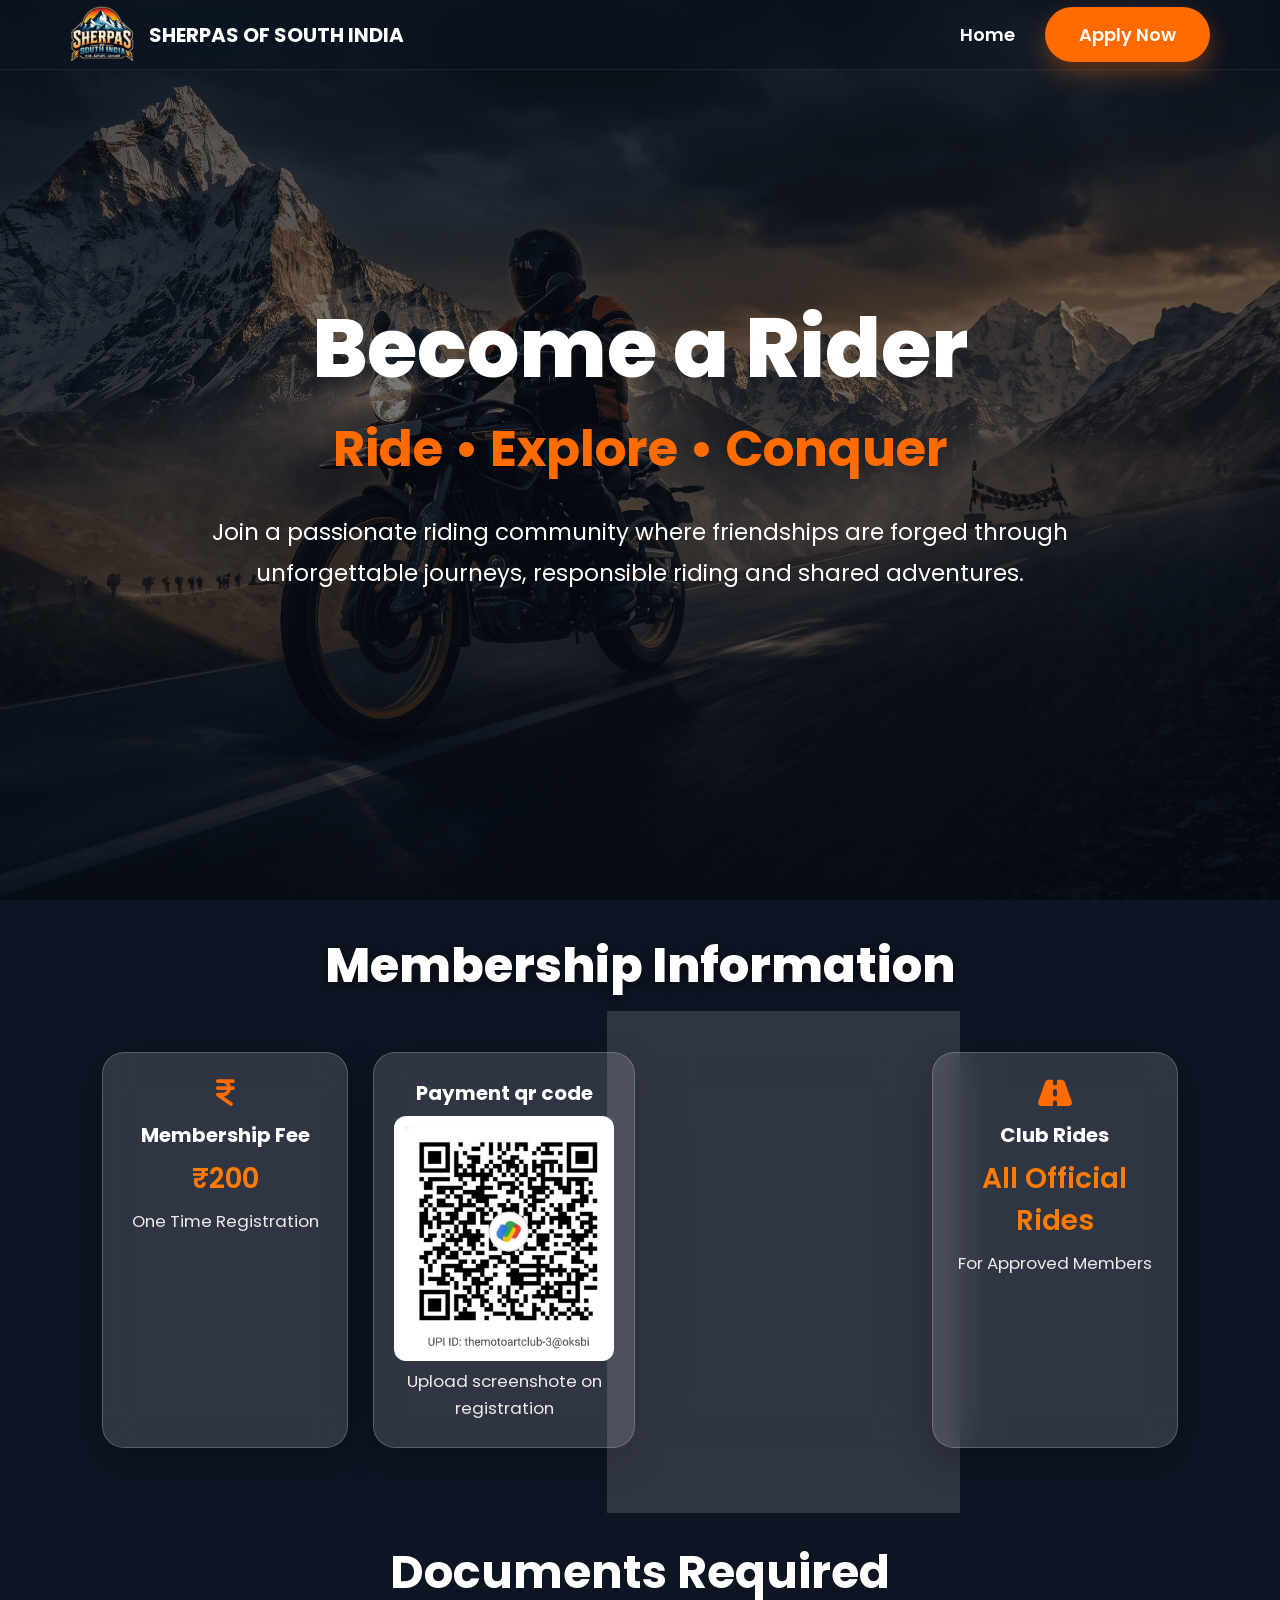
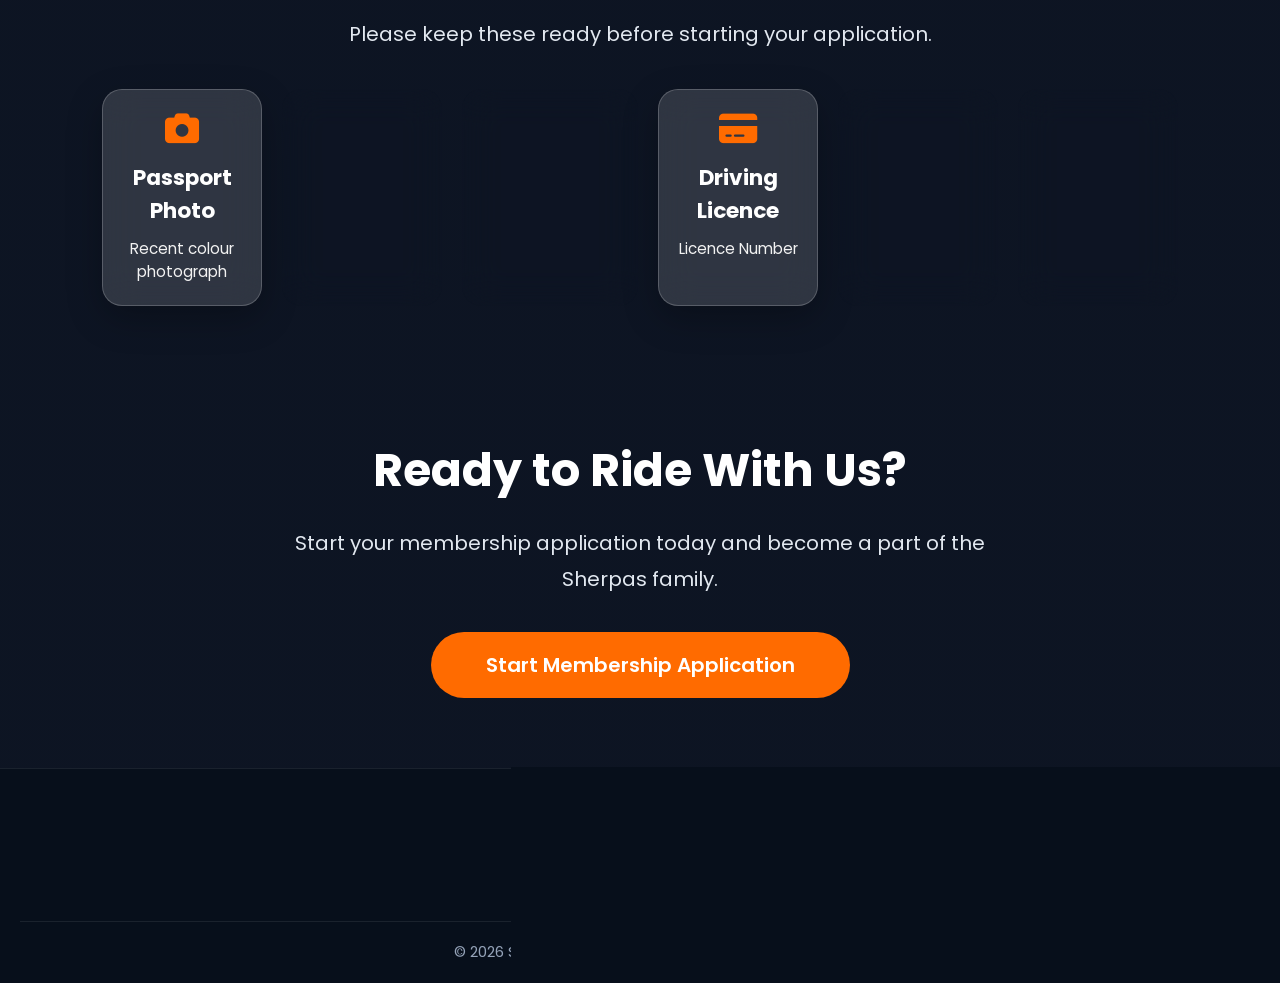
<file: membership.html>
<!DOCTYPE html>
<html lang="en">

<head>

<meta charset="UTF-8">

<meta name="viewport"
content="width=device-width, initial-scale=1.0">

<title>Join Sherpas of South India | Motorcycle Riding Club Kerala | Sherpas 450 Exclusive</title>
<meta name="description" content="Join Sherpas of South India, a motorcycle riding club and riding community based in Kerala. Become a member and take part in group rides, motorcycle tours, adventure journeys and community activities across South India.">

<link rel="canonical" href="https://sherpasofsouthindia.com/membership.html">

<meta name="robots" content="index, follow">

<meta property="og:title" content="Join Sherpas of South India | Motorcycle Riding Club Kerala | Sherpas 450 Exclusive">
<meta property="og:description" content="Join our motorcycle riding community in Kerala and take part in group rides, tours, adventure journeys and community activities across South India.">
<meta property="og:url" content="https://sherpasofsouthindia.com/membership.html">
<meta property="og:type" content="website">

<link rel="stylesheet"
href="css/navbar.css">

<link rel="stylesheet"
href="css/membership.css">

<link rel="stylesheet"
href="https://cdnjs.cloudflare.com/ajax/libs/font-awesome/6.7.2/css/all.min.css">

</head>

<body>

<!-- ===========================
NAVBAR
=========================== -->

<header class="navbar">

    <div class="logo">

        <img src="assets/logo.png">

        <span>SHERPAS OF SOUTH INDIA</span>

    </div>

    <nav>

        <a href="index.html">Home</a>

        <a href="application.html" class="join-btn">

            Apply Now

        </a>

    </nav>

</header>


<!-- ===========================
HERO
=========================== -->

<section class="hero">

    <div class="hero-overlay">

        <h1>

            Become a Rider

        </h1>

        <h2>

            Ride • Explore • Conquer

        </h2>

        <p>

            Join a passionate riding community where
            friendships are forged through unforgettable
            journeys, responsible riding and shared adventures.

        </p>

        <!--<a
        href="application.html"
        class="hero-btn">

            Apply for Membership

        </a>
    -->

    </div>

</section>

<div class="content-background"></div>


    <!-- ===========================
    MEMBERSHIP INFO
    =========================== -->

    <section class="membership-info">

    <h2>

    Membership Information

    </h2>

    <div class="info-grid">

    <div class="info-box">

    <i class="fa-solid fa-indian-rupee-sign"></i>

    <h3>Membership Fee</h3>

    <p>

    ₹200

    </p>

    <span>

    One Time Registration

    </span>

    </div>

    <div class="info-box">

    <h3>Payment qr code</h3>

        <img
            src="assets/payment-qr1.png"
            class="payment-qr"
                alt="QR Code">
        
    <span>

    Upload screenshote on registration

    </span>

    </div>

    <div class="info-box">

    <i class="fa-solid fa-clock"></i>

    <h3>Approval</h3>

    <p>

    3–7 Days

    </p>

    <span>

    Committee Review

    </span>

    </div>

    <div class="info-box">

    <i class="fa-solid fa-road"></i>

    <h3>Club Rides</h3>

    <p>

    All Official Rides

    </p>

    <span>

    For Approved Members

    </span>

    </div>

    </div>

    </section>

    <!-- =====================================
    DOCUMENTS REQUIRED
    ====================================== -->

    <section class="documents">

        <div class="section-title">

            <h2>Documents Required</h2>

            <p>

                Please keep these ready before starting your application.

            </p>

        </div>

        <div class="documents-grid">

            <div class="document-card">

                <i class="fa-solid fa-camera"></i>

                <h3>Passport Photo</h3>

                <p>Recent colour photograph</p>

            </div>

            <div class="document-card">

                <i class="fa-solid fa-id-card"></i>

                <h3>Aadhaar Number</h3>

                <p>12 Digit Aadhaar Number</p>

            </div>

            <div class="document-card">

                <i class="fa-solid fa-car"></i>

                <h3>Vehicle Registration</h3>

                <p>RC Details</p>

            </div>

            <div class="document-card">

                <i class="fa-solid fa-credit-card"></i>

                <h3>Driving Licence</h3>

                <p>Licence Number</p>

            </div>

            <div class="document-card">

                <i class="fa-solid fa-signature"></i>

                <h3>Digital Signature</h3>

                <p>Sign using mouse or touch</p>

            </div>

            <div class="document-card">

                <i class="fa-solid fa-credit-card"></i>

                <h3>Payment Proof</h3>

                <p>Screenshot after payment</p>

            </div>

        </div>

    </section>


    <!-- =====================================
    READY TO JOIN
    ====================================== -->

    <section class="apply-section">

        <h2>

            Ready to Ride With Us?

        </h2>

        <p>

            Start your membership application today and become a part of the Sherpas family.

        </p>

        <a
        href="application.html"
        class="apply-btn">

            Start Membership Application

        </a>

    </section>

</div>


<!-- ==========================================
FOOTER
========================================== -->

<footer class="footer">

    <div class="footer-container">

                <div class="footer-col">

            <h3>Follow Us</h3>

            <div class="social-icons">

                <a href="https://www.facebook.com/profile.php?id=61593105652124"
                    onclick="window.open(this.href, '_blank'); return false;"
                    class="footer-btn">
                        <i class="fab fa-facebook-f"></i>
                </a>

                <a href="https://www.instagram.com/sherpasofsouth?igsh=MW8yOW5oN20zNGh5Ng=="
                    target="_blank"
                    class="footer-btn">

                        <i class="fa-brands fa-instagram"></i>
                </a>

                <a href="https://wa.me/919447553277"
                    target="_blank"
                    rel="noopener noreferrer"
                    class="footer-btn">
                        <i class="fab fa-whatsapp"></i>
                </a>

            </div>

        </div>

    </div>

    <div class="copyright">

        © 2026 Sherpas of South India.
        All Rights Reserved.

    </div>

</footer>

</body>

</html>
</file>
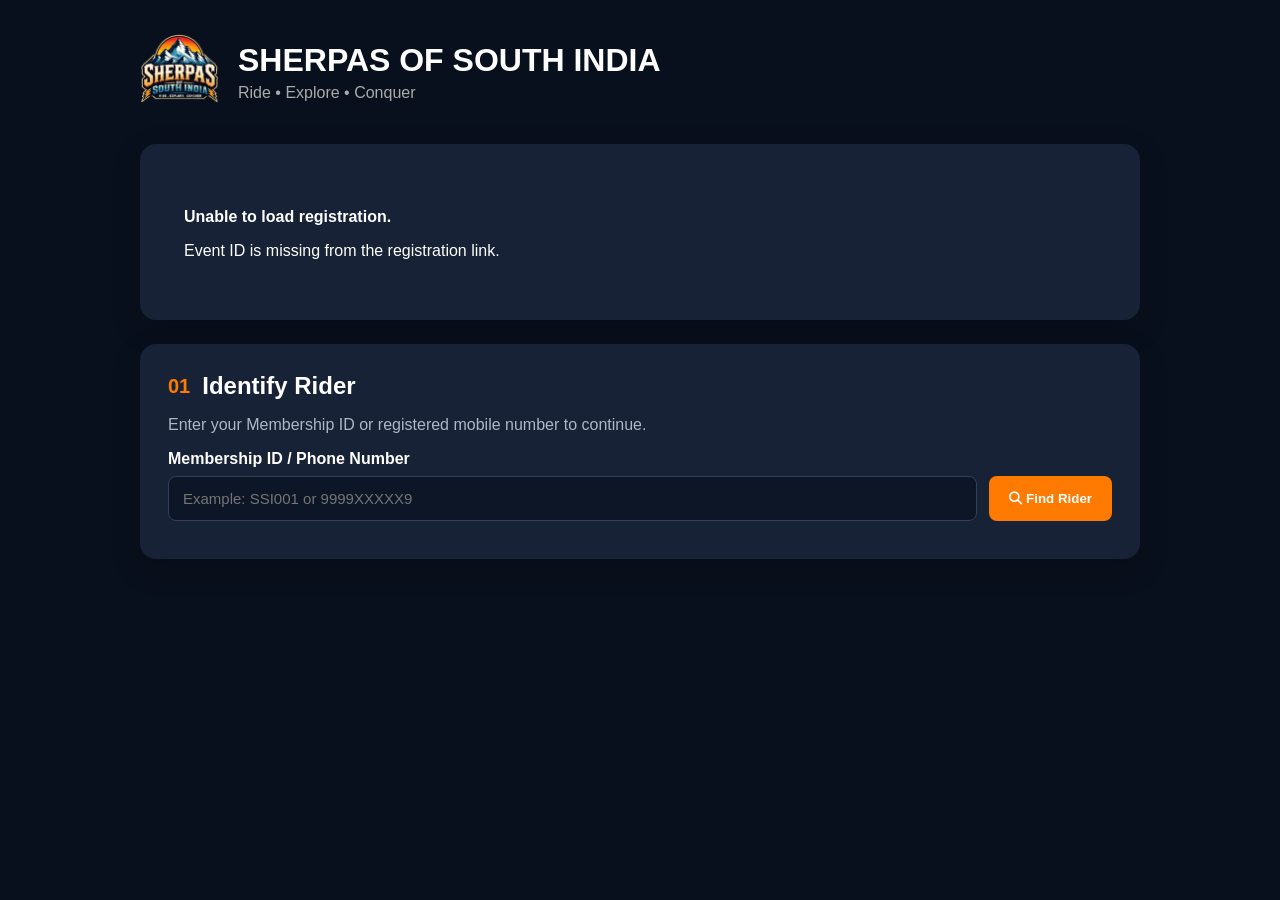
<file: registration.html>
<!DOCTYPE html>
<html lang="en">

<head>

    <meta charset="UTF-8">
    <meta
        name="viewport"
        content="width=device-width, initial-scale=1.0"
    >

    <title>Member Registration | Sherpas of South India</title>

    <meta name="description" content="Complete member registration for Sherpas of South India, a motorcycle riding club and riding community based in Kerala.">

    <link rel="canonical" href="https://sherpasofsouthindia.com/registration.html">

    <meta name="robots" content="noindex, follow">
    
    <link
        rel="stylesheet"
        href="css/registration.css"
    >

    <link
        rel="stylesheet"
        href="https://cdnjs.cloudflare.com/ajax/libs/font-awesome/6.7.2/css/all.min.css"
    >

</head>

<body>

<div class="registration-page">

    <!-- =========================================
         HEADER
    ========================================== -->

    <header class="registration-header">

        <a href="index.html" class="logo-link">
            <img
                src="assets/logo.png"
                class="logo"
                alt="Sherpas of South India"
            >
        </a>

        <div>

            <h1>SHERPAS OF SOUTH INDIA</h1>

            <p>
                Ride • Explore • Conquer
            </p>

        </div>

    </header>


    <!-- =========================================
         EVENT INFORMATION
    ========================================== -->

    <section
        id="eventCard"
        class="event-card"
    >

        <div class="loading-state">

            <i class="fa-solid fa-spinner fa-spin"></i>

            Loading event...

        </div>

    </section>


    <!-- =========================================
         REGISTRATION STATUS
    ========================================== -->

    <section
        id="registrationStatus"
        class="message-box hidden"
    ></section>


    <!-- =========================================
         MEMBER SEARCH
    ========================================== -->

    <section
        id="memberSearchSection"
        class="registration-card"
    >

        <div class="section-heading">

            <span>01</span>

            <h2>
                Identify Rider
            </h2>

        </div>


        <p class="section-note">

            Enter your Membership ID or registered
            mobile number to continue.

        </p>


        <div class="search-group">

            <label for="memberIdentifier">

                Membership ID / Phone Number

            </label>

            <div class="search-row">

                <input
                    type="text"
                    id="memberIdentifier"
                    placeholder="Example: SSI001 or 9999XXXXX9"
                    autocomplete="off"
                >

                <button
                    type="button"
                    id="findMemberBtn"
                >

                    <i class="fa-solid fa-magnifying-glass"></i>

                    Find Rider

                </button>

            </div>

        </div>


        <div
            id="memberSearchMessage"
            class="form-message"
        ></div>

    </section>


    <!-- =========================================
         MEMBER DETAILS
    ========================================== -->

    <section
        id="memberDetailsSection"
        class="registration-card hidden"
    >

        <div class="section-heading">

            <span>02</span>

            <h2>
                Member Details
            </h2>

        </div>


        <div
            id="memberDetails"
            class="member-details"
        ></div>


        <div class="confirmation-box">

            <i class="fa-solid fa-circle-check"></i>

            <div>

                <strong>
                    Please verify your details
                </strong>

                <p>
                    Membership information is maintained
                    by the club admins.If any changes required pls contact admin.
                </p>

            </div>

        </div>


        <button
            type="button"
            id="continueRegistrationBtn"
            class="primary-btn"
        >

            Continue Registration

            <i class="fa-solid fa-arrow-right"></i>

        </button>

    </section>


    <!-- =========================================
         REGISTRATION FORM
    ========================================== -->

    <section
        id="registrationFormSection"
        class="registration-card hidden"
    >

        <div class="section-heading">

            <span>03</span>

            <h2>
                Ride / Event Registration
            </h2>

        </div>


        <div
            id="previousRegistrationMessage"
            class="info-box hidden"
        ></div>


        <form
            id="registrationForm"
        >

            <!-- Ride-specific fields will be added here -->

            <div id="rideFields"></div>


           
            <button
                type="submit"
                id="submitRegistrationBtn"
                class="submit-btn"
            >

                <i class="fa-solid fa-check"></i>

                Submit Registration

            </button>

        </form>

    </section>


    <!-- =========================================
         SUCCESS
    ========================================== -->

    <section
        id="successSection"
        class="success-card hidden"
    >

        <div class="success-icon">

            <i class="fa-solid fa-check"></i>

        </div>


        <h2>
            Registration Submitted
        </h2>


        <p>
            Your registration has been submitted successfully.
        </p>


        <div
            id="registrationNumber"
            class="registration-number"
        ></div>


        <a
            href="index.html"
            class="back-btn"
        >

            <i class="fa-solid fa-house"></i>

            Back to Website

        </a>

    </section>

</div>

<script src="js/config.js"></script>
<script src="js/registration.js"></script>

</body>

</html>
</file>
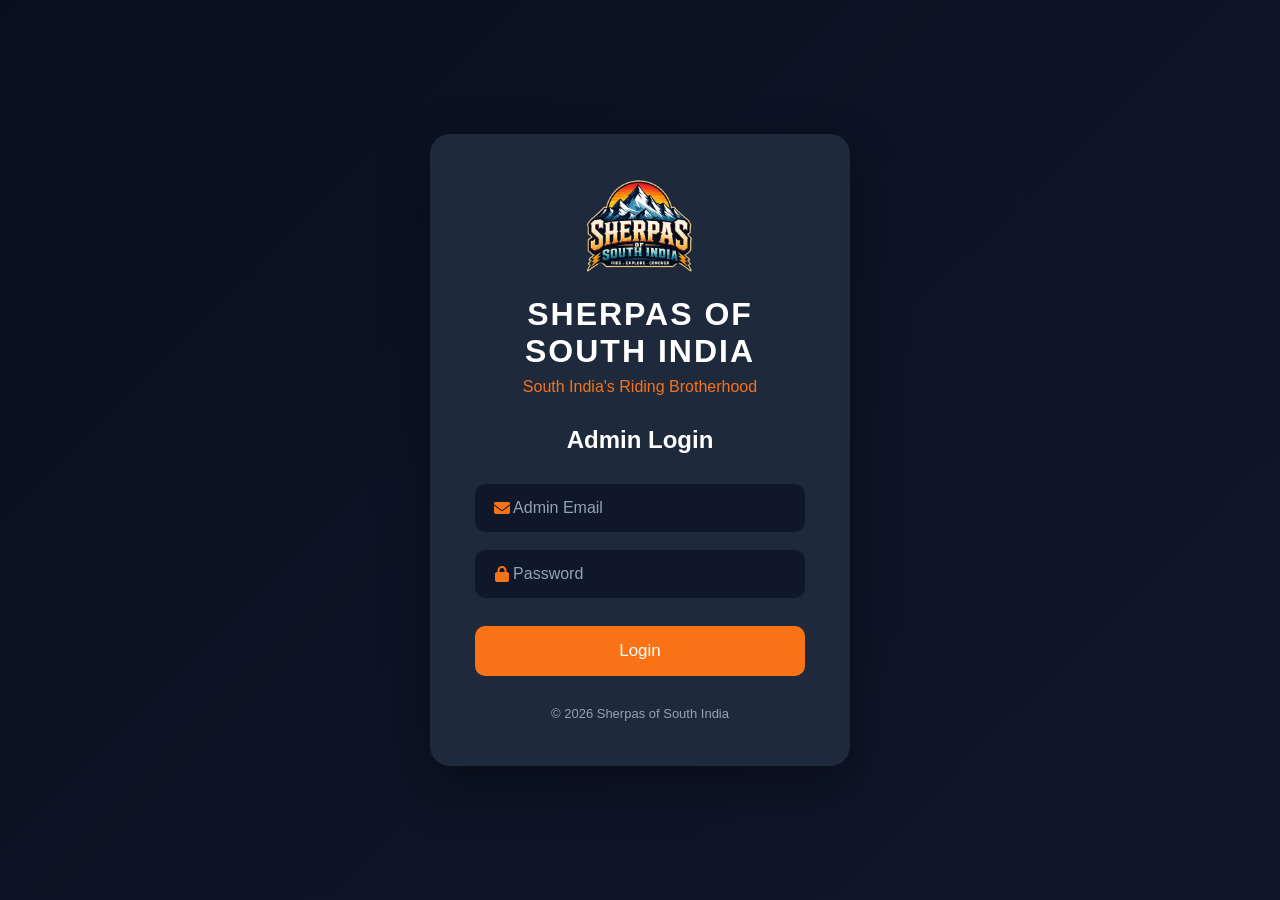
<file: admin/gallery.html>
<!DOCTYPE html>
<html lang="en">

<head>

<meta charset="UTF-8">
<meta name="viewport" content="width=device-width, initial-scale=1.0">

<title>Gallery Management | SSI Admin</title>

<link rel="stylesheet" href="css/admin.css">
<link rel="stylesheet" href="css/gallery.css">

<link rel="stylesheet"
href="https://cdnjs.cloudflare.com/ajax/libs/font-awesome/6.7.2/css/all.min.css">

</head>

<body>

<div class="container">

    <!-- =========================
         SIDEBAR
    ========================== -->

    <aside class="sidebar">

        <img src="assets/logo.png" class="logo">

        <h2>SHERPAS OF SOUTH INDIA</h2>

        <p>Ride • Explore • Conquer</p>

        <nav>

            <a href="dashboard.html">
                <i class="fa-solid fa-chart-line"></i>
                Dashboard
            </a>

            <a href="members.html">
                <i class="fa-solid fa-users"></i>
                Members
            </a>

            <a href="events.html">
                <i class="fa-solid fa-calendar-days"></i>
                Events & Rides
            </a>

            <a href="gallery.html" class="active">
                <i class="fa-solid fa-image"></i>
                Gallery
            </a>

            <a href="messages.html">
                <i class="fa-solid fa-envelope"></i>
                Messages
            </a>

            <a href="settings.html">
                <i class="fa-solid fa-gear"></i>
                Settings
            </a>

            <a href="login.html">
                <i class="fa-solid fa-right-from-bracket"></i>
                Logout
            </a>

        </nav>

    </aside>


    <!-- =========================
         MAIN CONTENT
    ========================== -->

    <main class="content">

        <header class="page-header">

            <div>

                <h1>
                    Gallery
                </h1>

                <p>
                    Manage SSI adventure photographs
                </p>

            </div>

            <button
                id="addPhotoBtn"
                class="primary-btn">

                <i class="fa-solid fa-plus"></i>

                Add Photo

            </button>

        </header>

        <!-- =========================
            HERO VIDEO MANAGEMENT
        ========================== -->

        <section class="hero-video-admin">

            <div class="panel">

                <div class="panel-header">

                    <div>
                        <h3>
                            <i class="fa-solid fa-video"></i>
                            Hero Video
                        </h3>

                        <p>
                            Manage the video displayed on the homepage hero section.
                        </p>
                    </div>

                    <div id="heroVideoStatus" class="hero-video-status">
                        No video selected
                    </div>

                </div>


                <!-- CURRENT HERO VIDEO -->

                <div id="currentHeroVideo" class="current-hero-video">

                    <div class="hero-video-empty">

                        <i class="fa-solid fa-film"></i>

                        <h4>No Hero Video</h4>

                        <p>
                            Add an uploaded video or Instagram Reel
                            to display on the homepage.
                        </p>

                    </div>

                </div>


                <!-- ADD / CHANGE BUTTON -->

                <div class="hero-video-actions">

                    <button
                        type="button"
                        id="addHeroVideoBtn"
                        class="primary-btn">

                        <i class="fa-solid fa-plus"></i>
                        Add Hero Video

                    </button>

                </div>

            </div>

        </section>

        <!-- =========================
             GALLERY STATISTICS
        ========================== -->

        <section class="cards">

            <div class="card">

                <i class="fa-solid fa-images"></i>

                <h2 id="totalPhotos">
                    0
                </h2>

                <p>
                    Total Photos
                </p>

            </div>


            <div class="card">

                <i class="fa-solid fa-cloud-arrow-up"></i>

                <h2 id="uploadedPhotos">
                    0
                </h2>

                <p>
                    Cloudinary Photos
                </p>

            </div>

        </section>


        <!-- =========================
             GALLERY PANEL
        ========================== -->

        <section class="recent">

            <div class="panel gallery-panel">

                <div class="panel-header">

                    <div>

                        <h3>
                            Adventure Gallery
                        </h3>

                        <p>
                            Upload and manage photographs
                        </p>

                    </div>

                    <div id="galleryStatus">

                        Ready

                    </div>

                </div>


                <!-- Gallery items will be inserted here -->

                <div
                    id="galleryGrid"
                    class="gallery-admin-grid">

                    <div class="gallery-loading">

                        <i class="fa-solid fa-spinner fa-spin"></i>

                        Loading gallery...

                    </div>

                </div>

            </div>

        </section>

    </main>

</div>


<!-- =========================
     ADD PHOTO MODAL
========================== -->

<div id="photoModal" class="gallery-modal">

    <div class="gallery-modal-content">

        <div class="gallery-modal-header">

            <h2>
                <i class="fa-solid fa-images"></i>
                Add Gallery Photos
            </h2>

            <button
                type="button"
                id="closePhotoModal"
                class="gallery-close">
                &times;
            </button>

        </div>


        <form id="photoForm">

            <div class="gallery-form-group">

                <label for="photoTitle">
                    Photo Title
                </label>

                <input
                    type="text"
                    id="photoTitle"
                    placeholder="Example: Onam Ride 2026">

            </div>


            <div class="gallery-form-group">

                <label for="photoDescription">
                    Description
                </label>

                <textarea
                    id="photoDescription"
                    rows="3"
                    placeholder="Example: Sherpas Onam adventure ride">
                </textarea>

            </div>


            <div class="gallery-form-group">

                <label for="photoFile">
                    Select Photos
                </label>

                <input
                    type="file"
                    id="photoFile"
                    accept="image/jpeg,image/png,image/webp"
                    multiple
                    required>

                <small>
                    You can select multiple JPG, PNG or WEBP images.
                </small>

            </div>


            <div
                id="photoPreview"
                class="gallery-preview-grid">
            </div>


            <div
                id="uploadStatus"
                class="gallery-upload-status">
            </div>


            <div class="gallery-modal-actions">

                <button
                    type="button"
                    id="cancelPhotoBtn"
                    class="gallery-secondary-btn">
                    Cancel
                </button>

                <button
                    type="submit"
                    id="uploadPhotoBtn"
                    class="gallery-primary-btn">

                    <i class="fa-solid fa-cloud-arrow-up"></i>
                    Upload Photos

                </button>

            </div>

        </form>

    </div>

</div>

<!-- =========================
     HERO VIDEO MODAL
========================= -->

<div id="heroVideoModal" class="gallery-modal">

    <div class="gallery-modal-content hero-video-modal-content">

        <!-- HEADER -->

        <div class="gallery-modal-header">

            <h2>
                <i class="fa-solid fa-video"></i>
                Add Hero Video
            </h2>

            <button
                type="button"
                id="closeHeroVideoModal"
                class="gallery-close">
                &times;
            </button>

        </div>


        <!-- VIDEO TYPE -->

        <div class="hero-video-type-selector">

            <label>
                Video Source
            </label>

            <div class="hero-video-options">

                <button
                    type="button"
                    id="uploadVideoOption"
                    class="hero-video-option active">

                    <i class="fa-solid fa-cloud-arrow-up"></i>

                    <strong>Direct Upload</strong>

                    <small>
                        Upload a video file
                    </small>

                </button>


                <button
                    type="button"
                    id="instagramVideoOption"
                    class="hero-video-option">

                    <i class="fa-brands fa-instagram"></i>

                    <strong>Instagram Reel</strong>

                    <small>
                        Use an Instagram Reel link
                    </small>

                </button>

            </div>

        </div>


        <!-- =========================
             DIRECT UPLOAD
        ========================== -->

        <div
            id="heroUploadArea"
            class="hero-video-source-area">

            <div class="gallery-form-group">

                <label for="heroVideoFile">
                    Select Video
                </label>

                <input
                    type="file"
                    id="heroVideoFile"
                    accept="video/mp4,video/webm,video/ogg">

                <small>
                    Recommended: MP4, vertical 9:16 video.
                </small>

            </div>


            <div
                id="heroVideoPreview"
                class="hero-video-preview">
            </div>

        </div>


        <!-- =========================
             INSTAGRAM REEL
        ========================== -->

        <div
            id="heroInstagramArea"
            class="hero-video-source-area"
            style="display:none;">

            <div class="gallery-form-group">

                <label for="heroInstagramURL">
                    Instagram Reel URL
                </label>

                <input
                    type="url"
                    id="heroInstagramURL"
                    placeholder="https://www.instagram.com/reel/XXXXXXXX/">

                <small>
                    Paste the public Instagram Reel URL.
                </small>

            </div>


            <div
                id="heroInstagramPreview"
                class="hero-instagram-preview">
            </div>

        </div>


        <!-- STATUS -->

        <div
            id="heroVideoUploadStatus"
            class="gallery-upload-status">
        </div>


        <!-- ACTIONS -->

        <div class="gallery-modal-actions">

            <button
                type="button"
                id="cancelHeroVideoBtn"
                class="gallery-secondary-btn">

                Cancel

            </button>


            <button
                type="button"
                id="saveHeroVideoBtn"
                class="gallery-primary-btn">

                <i class="fa-solid fa-floppy-disk"></i>

                Save Hero Video

            </button>

        </div>

    </div>

</div>


<!-- =========================
     SCRIPTS
========================== -->

<script src="../js/config.js"></script>
<script src="js/gallery.js"></script>
<script src="js/form-utils.js"></script>
<script src="js/admin-auth.js"></script>



</body>

</html>
</file>
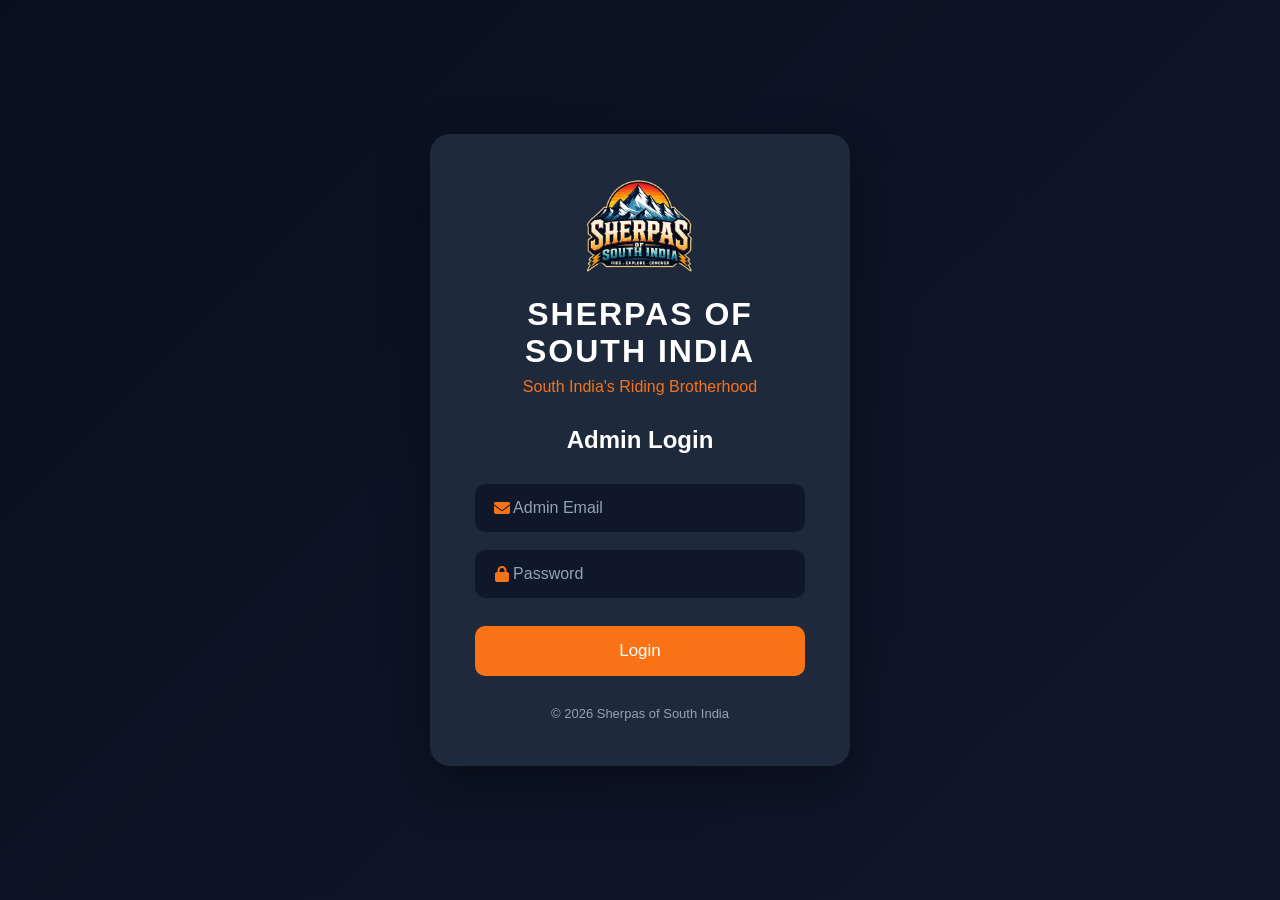
<file: admin/login.html>
<!DOCTYPE html>
<html lang="en">

<head>

    <meta charset="UTF-8">

    <meta name="viewport"
          content="width=device-width, initial-scale=1.0">

    <title>Sherpas of South India Admin Login</title>

    <link rel="stylesheet"
          href="css/login.css">

    <link rel="stylesheet"
          href="https://cdnjs.cloudflare.com/ajax/libs/font-awesome/6.7.2/css/all.min.css">

</head>

<body>

<div class="login-container">

    <div class="login-card">

        <img src="assets/logo.png"
             class="logo"
             alt="Sherpas">

        <h1>SHERPAS OF SOUTH INDIA</h1>

        <p class="subtitle">
            South India's Riding Brotherhood
        </p>

        <h2>Admin Login</h2>

        <form id="loginForm">

            <div class="input-box">

                <i class="fa-solid fa-envelope"></i>

                <input
                    type="email"
                    id="email"
                    placeholder="Admin Email"
                    required>

            </div>

            <div class="input-box">

                <i class="fa-solid fa-lock"></i>

                <input
                    type="password"
                    id="password"
                    placeholder="Password"
                    required>

            </div>

            <button type="submit">

                Login

            </button>

        </form>

        <p class="copyright">

            © 2026 Sherpas of South India

        </p>

    </div>

</div>

<script src="../js/config.js"></script>
<script src="js/login.js"></script>
<script src="js/form-utils.js"></script>



</body>

</html>
</file>
<file: css/navbar.css>
/* ==================================================
   NAVBAR
================================================== */

.navbar {

    position: fixed;

    top: 0;
    left: 0;

    width: 100%;
    height: 70px;

    padding: 0 40px;

    background: #11192d;

    display: flex;

    justify-content: space-between;
    align-items: center;

    z-index: 9999;

    box-sizing: border-box;

}


/* ==================================================
   SCROLLED NAVBAR
================================================== */

.navbar.scrolled {

    background: rgba(8, 12, 25, .95);

    box-shadow: 0 10px 30px rgba(0, 0, 0, .35);

    height: 80px;

}


/* ==================================================
   LOGO
================================================== */

.logo img {

    height: 65px;

    width: auto;

    display: block;

    transition: .3s ease;

}

.logo img:hover {

    transform: scale(1.08) rotate(-2deg);

}


/* ==================================================
   DESKTOP NAVIGATION
================================================== */

.nav-links {

    display: flex;

    align-items: center;

    gap: 35px;

    list-style: none;

    margin: 0;
    padding: 0;

}

.nav-links li {

    list-style: none;

}

.nav-links a {

    color: #fff;

    text-decoration: none;

    font-size: 18px;

    font-weight: 500;

    transition: .3s;

}

.nav-links a:hover {

    color: #FBBF24;

}


/* ==================================================
   JOIN / BECOME A SHERPA BUTTON
================================================== */

.join-btn {

    background: #F97316;

    color: white !important;

    padding: 12px 24px;

    border-radius: 50px;

    font-weight: 600;

    transition: .3s;

}

.join-btn:hover {

    background: #EA580C;

    color: white !important;

    transform: translateY(-4px);

    box-shadow:
        0 15px 35px rgba(249, 115, 22, .45);

}


/* ==================================================
   MOBILE MENU BUTTON
================================================== */

.menu-toggle {

    display: none;

    align-items: center;
    justify-content: center;

    width: 44px;
    height: 44px;

    padding: 0;

    background: transparent;

    border: none;

    color: white;

    font-size: 24px;

    cursor: pointer;

    z-index: 10001;

}


/* ==================================================
   MOBILE NAVIGATION
================================================== */

@media (max-width: 768px) {


    /* ----------------------------------------------
       NAVBAR
    ---------------------------------------------- */

    .navbar {

        height: 64px;

        padding: 0 16px;

    }


    .navbar.scrolled {

        height: 64px;

    }


    /* ----------------------------------------------
       LOGO
    ---------------------------------------------- */

    .logo img {

        height: 52px;

        width: auto;

    }


    /* ----------------------------------------------
       HAMBURGER
    ---------------------------------------------- */

    .menu-toggle {

        display: flex;

    }


    /* ----------------------------------------------
       MOBILE MENU
    ---------------------------------------------- */

    .nav-links {

        position: fixed;

        top: 64px;

        left: 0;
        right: 0;

        width: 100%;

        height: auto;

        padding: 15px 20px 25px;

        margin: 0;

        background: rgba(8, 16, 31, .98);

        backdrop-filter: blur(15px);

        -webkit-backdrop-filter: blur(15px);

        display: flex;

        flex-direction: column;

        align-items: stretch;

        gap: 5px;

        list-style: none;

        box-shadow:
            0 15px 35px rgba(0, 0, 0, .35);

        transform: translateY(-20px);

        opacity: 0;

        visibility: hidden;

        pointer-events: none;

        transition:
            opacity .25s ease,
            transform .25s ease,
            visibility .25s ease;

    }


    /* ----------------------------------------------
       OPEN MENU
    ---------------------------------------------- */

    .nav-links.active {

        transform: translateY(0);

        opacity: 1;

        visibility: visible;

        pointer-events: auto;

    }


    /* ----------------------------------------------
       MOBILE MENU ITEMS
    ---------------------------------------------- */

    .nav-links li {

        width: 100%;

    }


    .nav-links a {

        display: block;

        width: 100%;

        padding: 13px 15px;

        border-radius: 10px;

        font-size: 16px;

        color: white;

    }


    .nav-links a:hover {

        background: rgba(249, 115, 22, .15);

        color: #FBBF24;

    }


    /* ----------------------------------------------
       MOBILE JOIN BUTTON
    ---------------------------------------------- */

    .nav-links .join-btn {

        margin-top: 8px;

        text-align: center;

        background: #F97316;

        color: white !important;

        padding: 13px 20px;

    }


    .nav-links .join-btn:hover {

        background: #EA580C;

        color: white !important;

    }

}

/* =========================================
   DISCREET ADMIN PORTAL
========================================= */

.admin-nav-link {
    display: inline-flex;
    align-items: center;
    justify-content: center;

    width: 36px;
    height: 36px;

    color: rgba(255, 255, 255, 0.55);

    text-decoration: none;

    border: 1px solid rgba(255, 255, 255, 0.12);
    border-radius: 7px;

    transition:
        color 0.25s ease,
        background 0.25s ease,
        border-color 0.25s ease;
}

.admin-nav-link i {
    font-size: 13px;
}

.admin-nav-link:hover {
    color: #ffffff;

    border-color: rgba(238, 249, 22, 0.45);

    background: rgba(238, 249, 22, 0.07);
}
</file>
<file: css/membership.css>
/*=========================================
SHERPAS MEMBERSHIP PAGE
=========================================*/

@import url('https://fonts.googleapis.com/css2?family=Poppins:wght@300;400;500;600;700;800&display=swap');

*{
    margin:0;
    padding:0;
    box-sizing:border-box;
}

html{
    scroll-behavior:smooth;
}

body{
    font-family:'Poppins',sans-serif;
    background:#f4f7fb;
    color:#1f2937;
    overflow-x:hidden;
}

/* =========================================
WHOLE PAGE BACKGROUND
========================================= */

html,
body{
    background:
    linear-gradient(
        rgba(10,15,25,.45),
        rgba(10,15,25,.45)
    ),
    url("../assets/hero-bike.jpg") center center / cover no-repeat fixed;

    background-color:#10192b;
}

/*=========================================
COLORS
=========================================*/

:root{

    --orange:#ff6b00;
    --orange-dark:#e95f00;

    --navy:#10192b;

    --white:#ffffff;

    --light:#f4f7fb;

    --text:#374151;

}

/*=========================================
NAVBAR
=========================================*/

/*=====================================
NAVBAR
======================================*/

.navbar{

    position:fixed;

    top:0;

    left:0;

    width:100%;

    z-index:9999;

    display:flex;

    justify-content:space-between;

    align-items:center;

    padding:18px 70px;

    background:rgba(10,18,32,.35);

    backdrop-filter:blur(18px);
    -webkit-backdrop-filter:blur(18px);

    border-bottom:1px solid rgba(255,255,255,.08);

    transition:.35s;
}

.logo{

    display:flex;

    align-items:center;

    gap:14px;

}

.logo img{

    height:58px;

}

.logo span{

    color:#fff;

    font-size:20px;

    font-weight:700;

}

.navbar nav{

    display:flex;

    align-items:center;

    gap:30px;

}

.navbar nav a{

    color:#fff;

    text-decoration:none;

    font-size:18px;

    font-weight:600;

    transition:.3s;

}

nav a:hover{

    color:#ff6b00;
}

.join-btn{

    background:#ff6b00;

    color:#fff;

    padding:14px 34px;

    border-radius:50px;

    font-weight:700;

    transition:.35s;

    box-shadow:0 10px 25px rgba(255,107,0,.35);
}

.join-btn:hover{

    transform:translateY(-3px);

    background:#ff7f1e;

    box-shadow:0 18px 35px rgba(255,107,0,.55);
}

/*=========================================
HERO
=========================================*/

.hero{

    min-height:100vh;

    display:flex;

    align-items:center;

    justify-content:center;

    text-align:center;

    background:
    linear-gradient(
        to bottom,
        rgba(5,10,20,.45) 0%,
        rgba(5,10,20,.55) 45%,
        rgba(5,10,20,.80) 100%
    ),
    url("../assets/hero-bike.jpg");

    background-size:cover;
    background-position:center;
    background-repeat:no-repeat;
    background-attachment:fixed;

}

.hero-overlay{

    max-width:900px;

}

.hero h1{

    color:#fff;

    font-size:82px;

    font-weight:800;

    line-height:1.05;

    margin-bottom:20px;

}

.hero h2{

    color:var(--orange);

    font-size:50px;

    font-weight:700;

    margin-bottom:25px;

}

.hero p{

    color:#fff;

    font-size:23px;

    line-height:1.8;

    margin-bottom:0px;

}

.hero-btn{

    display:inline-block;

    background:var(--orange);

    color:#fff;

    text-decoration:none;

    font-size:20px;

    font-weight:600;

    padding:18px 55px;

    border-radius:60px;

    transition:.3s;

}

.hero-btn:hover{

    background:var(--orange-dark);

    transform:translateY(-3px);

}

/*=========================================
BACKGROUND FOR CONTENT
=========================================

.content-background{

    background:

    linear-gradient(
        rgba(8,12,20,.35),
        rgba(8,12,20,.35)
    ),

    url("../assets/hero-bike.jpg");

    background-size:cover;

    background-position:center;

    background-repeat:no-repeat;

    background-attachment:Scroll;

}*/

/*=========================================
MEMBERSHIP INFORMATION
=========================================*/

.membership-info{

    background:transparent !important;
    padding:30px 8%;
    text-align:center;

}

.membership-info h2{

    font-size:3rem;
    font-weight:800;
    color:#ffffff;
    margin-bottom:50px;
    text-shadow:0 3px 12px rgba(0,0,0,.5);

}

.info-grid{

    display:grid;
    grid-template-columns:repeat(4,1fr);
    gap:25px;

}

.info-box{

    background:rgba(255,255,255,.12);
    backdrop-filter:blur(18px);
    -webkit-backdrop-filter:blur(18px);


    border-radius:22px;

    padding:25px 20px;

    transition:.35s;

    box-shadow:0 10px 35px rgba(0,0,0,.35);

}

.info-box:hover{

    transform:translateY(-10px);

    background:rgba(255,255,255,.18);

    box-shadow:
    0 20px 45px rgba(0,0,0,.45);
}

.info-box i{

    font-size:30px;
    color:#ff6b00;
    margin-bottom:12px;

}

.info-box h3{

    color:#ffffff;
    font-size:20px;
    margin-bottom:8px;

}

.info-box p{

    color:#ff7a00;
    font-size:28px;
    font-weight:600;
    margin-bottom:8px;

}

.info-box span{

    color:#ececec;

    font-size:1.05rem;

    line-height:1.6;

}

/*=========================================
DOCUMENTS
=========================================*/

.documents{

    background:transparent !important;

    padding:60px 8%;

}

.section-title{

    text-align:center;
    margin-bottom:40px;

}

.section-title h2{

    font-size:46px;
    color:#cbcbcb;
    margin-bottom:12px;

}

.section-title p{

    font-size:20px;
    color:#e9e9e9;

}

.documents-grid{

    display:grid;

    grid-template-columns:repeat(6,1fr);

    gap:20px;

}

.document-card{

    background:rgba(255,255,255,.10);

    backdrop-filter:blur(18px);
    -webkit-backdrop-filter:blur(18px);

    border:1px solid rgba(255,255,255,.18);

    border-radius:20px;

    padding:22px 18px;

    min-height:150px;

    transition:.35s;

    box-shadow:0 8px 28px rgba(0,0,0,.28);

    text-align:center;
}

.document-card:hover{

    transform:translateY(-8px);

}

.document-card i{

    font-size:34px;

    color:#ff6b00;

    margin-bottom:15px;
}

.document-card h3{

    color:#fff;

    font-size:1.35rem;

    margin-bottom:10px;
}

.document-card p{

    color:#f2f2f2;

    font-size:.95rem;
}

.info-box,
.document-card{

    background:rgba(255,255,255,.14);

    backdrop-filter:blur(18px);
    -webkit-backdrop-filter:blur(18px);

    border:1px solid rgba(255,255,255,.20);

    box-shadow:0 12px 35px rgba(0,0,0,.25);

}

/*=========================================
READY TO JOIN
=========================================*/

.apply-section{

    padding:70px 20px;

    text-align:center;

}

.apply-section h2{

    font-size:46px;

    color:#17233a;

    margin-bottom:20px;

}

.apply-section p{

    max-width:700px;

    margin:auto;

    color:#64748b;

    font-size:20px;

    line-height:1.8;

}

.apply-btn{

    display:inline-block;

    margin-top:35px;

    padding:18px 55px;

    background:#ff6b00;

    color:#fff;

    text-decoration:none;

    font-size:20px;

    font-weight:600;

    border-radius:60px;

    transition:.3s;

}

.apply-btn:hover{

    background:#e95f00;

    transform:translateY(-3px);

}

.membership-info h2,
.documents h2,
.apply-section h2{

    color:#ffffff;

}

.section-title p,
.apply-section p{

    color:#e2e8f0;

}

/*=========================================
FOOTER
=========================================*/

.footer{

    background:rgba(8,15,28,.95);

    backdrop-filter:blur(20px);

    border-top:1px solid rgba(255,255,255,.08);

    padding:10px 20px 20px;

    text-align:center;

}

.footer h3{

    color:#ff6b00;

    font-size:28px;

    margin-bottom:20px;

}

.social-icons{

    display:flex;

    justify-content:center;

    gap:18px;

}

.social-icons a{

    width:50px;
    height:50px;

    border-radius:50%;

    display:flex;

    align-items:center;

    justify-content:center;

    background:#1e293b;

    color:#fff;

    font-size:22px;

    text-decoration:none;

    transition:.3s;

}

.social-icons a:hover{

    background:#ff6b00;

}

.copyright{

    margin-top:30px;

    border-top:1px solid rgba(255,255,255,.08);

    padding-top:18px;

    color:#94a3b8;

    font-size:15px;

}

/*=========================================
RESPONSIVE
=========================================*/

@media(max-width:1200px){

.info-grid{

grid-template-columns:repeat(2,1fr);

}

.documents-grid{

grid-template-columns:repeat(3,1fr);

}

}

@media(max-width:768px){

.navbar{

padding:0 20px;

}

.logo span{

font-size:18px;

}

.hero h1{

font-size:50px;

}

.hero h2{

font-size:28px;

}

.hero p{

font-size:18px;

}

.info-grid{

grid-template-columns:1fr;

}

.documents-grid{

grid-template-columns:repeat(2,1fr);

}

.membership-info h2,
.section-title h2,
.apply-section h2{

font-size:34px;

}

}

@media(max-width:500px){

.documents-grid{

grid-template-columns:1fr;

}

.hero{

padding:120px 20px 70px;

}

.hero h1{

font-size:40px;

}

.hero h2{

font-size:24px;

}

.hero-btn,
.apply-btn{

width:100%;

padding:16px;

}

}

.info-box,
.document-card{

    animation:floatCard 5s ease-in-out infinite;
}

.info-box:nth-child(2),
.document-card:nth-child(2){

    animation-delay:1.5s;
}

.info-box:nth-child(3),
.document-card:nth-child(3){

    animation-delay:.2s;
}

.info-box:nth-child(4),
.document-card:nth-child(4){

    animation-delay:.3s;
}

@keyframes fadeUp{

    from{

        opacity:0;

        transform:translateY(40px);
    }

    to{

        opacity:1;

        transform:translateY(0);
    }
}   

/*==========================================
REVIEW
==========================================*/

.review-card{

background:rgba(255,255,255,.08);

border:1px solid rgba(255,255,255,.15);

backdrop-filter:blur(15px);

padding:40px;

border-radius:18px;

text-align:center;

}

.review-card h3{

font-size:30px;

margin-bottom:20px;

color:#ff7a00;

}

.review-card p{

font-size:18px;

line-height:1.8;

color:#d1d5db;

}

/*==========================================
CHECKBOX
==========================================*/

input[type="checkbox"]{

width:22px;

height:22px;

accent-color:#ff7a00;

cursor:pointer;

}

.payment-details span{

    color:#cbd5e1;

}

.payment-right{

    text-align:center;

}

.payment-qr{

    width:220px;

    background:#ffffff;

    padding:10px;

    border-radius:12px;

}
</file>
<file: css/registration.css>
* {
    box-sizing: border-box;
}

body {
    margin: 0;
    font-family: Arial, sans-serif;
    background: #09101d;
    color: #ffffff;
}

.registration-page {
    width: min(1000px, 94%);
    margin: 0 auto;
    padding: 30px 0 60px;
}


/* =========================================
   HEADER
========================================= */

.registration-header {
    display: flex;
    align-items: center;
    gap: 18px;
    margin-bottom: 30px;
}

.logo {
    width: 80px;
    height: 80px;
    object-fit: contain;
}

.registration-header h1 {
    margin: 0;
    font-size: 32px;
}

.registration-header p {
    margin: 5px 0 0;
    color: #aaa;
}


/* =========================================
   CARDS
========================================= */

.event-card,
.registration-card,
.success-card {
    background: #172236;
    border-radius: 16px;
    padding: 28px;
    margin-bottom: 24px;
    box-shadow: 0 10px 30px rgba(0,0,0,.20);
}


/* =========================================
   EVENT
========================================= */

.event-card h2 {
    margin-top: 0;
    color: #ff7a00;
    font-size: 30px;
}

.event-meta {
    display: flex;
    flex-wrap: wrap;
    gap: 18px;
    color: #cbd2df;
}

.event-meta span {
    display: flex;
    align-items: center;
    gap: 7px;
}


/* =========================================
   HEADING
========================================= */

.section-heading {
    display: flex;
    align-items: center;
    gap: 12px;
    margin-bottom: 12px;
}

.section-heading span {
    color: #ff7a00;
    font-size: 20px;
    font-weight: bold;
}

.section-heading h2 {
    margin: 0;
}


/* =========================================
   SEARCH
========================================= */

.section-note {
    color: #aeb7c6;
}

.search-group label {
    display: block;
    margin-bottom: 8px;
    font-weight: 600;
}

.search-row {
    display: flex;
    gap: 12px;
}

.search-row input {
    flex: 1;
}

input,
select,
textarea {
    width: 100%;
    padding: 13px 14px;
    border-radius: 8px;
    border: 1px solid #31405a;
    background: #0d1626;
    color: #fff;
    font-size: 15px;
}

button {
    border: 0;
    border-radius: 8px;
    padding: 13px 20px;
    cursor: pointer;
}

#findMemberBtn,
.primary-btn,
.submit-btn {
    background: #ff7a00;
    color: #fff;
    font-weight: bold;
}


/* =========================================
   MEMBER DETAILS
========================================= */

.member-details {
    display: grid;
    grid-template-columns: repeat(2, 1fr);
    gap: 12px;
}

.detail-item {
    background: #0d1626;
    border-radius: 8px;
    padding: 13px;
}

.detail-label {
    font-size: 12px;
    color: #8995a8;
    margin-bottom: 4px;
}

.detail-value {
    font-weight: 600;
}


/* =========================================
   CONFIRMATION
========================================= */

.confirmation-box,
.info-box,
.declaration-box,
.message-box {
    border-radius: 10px;
    padding: 16px;
    margin-top: 20px;
}

.confirmation-box {
    display: flex;
    gap: 12px;
    background: rgba(0, 180, 100, .12);
}

.confirmation-box i {
    color: #45d483;
    font-size: 20px;
}


/* =========================================
   FORM
========================================= */

.ride-field {
    margin-bottom: 18px;
}

.ride-field label {
    display: block;
    margin-bottom: 7px;
    font-weight: 600;
}

.declaration-box {
    background: #0d1626;
}

.declaration-box h3 {
    color: #ff7a00;
}

.check-row {
    display: flex;
    gap: 10px;
    margin: 12px 0;
}

.check-row input {
    width: auto;
}


/* =========================================
   SUCCESS
========================================= */

.success-card {
    text-align: center;
}

.success-icon {
    width: 75px;
    height: 75px;
    border-radius: 50%;
    margin: 0 auto 20px;
    display: flex;
    align-items: center;
    justify-content: center;
    background: #1c7c50;
    font-size: 32px;
}

.registration-number {
    margin: 20px 0;
    padding: 15px;
    background: #0d1626;
    border-radius: 8px;
    color: #ff7a00;
    font-size: 22px;
    font-weight: bold;
}

.back-btn {
    display: inline-block;
    background: #ff7a00;
    color: #fff;
    padding: 13px 20px;
    border-radius: 8px;
    text-decoration: none;
}


/* =========================================
   STATES
========================================= */

.hidden {
    display: none !important;
}

.loading-state {
    text-align: center;
    padding: 25px;
    color: #aaa;
}

.form-message {
    margin-top: 10px;
    color: #ff9a9a;
}

.info-box {
    background: rgba(255, 122, 0, .10);
    color: #ffd0a8;
}


/* =========================================
   MOBILE
========================================= */

@media (max-width: 700px) {

    .search-row {
        flex-direction: column;
    }

    .member-details {
        grid-template-columns: 1fr;
    }

    .registration-header {
        align-items: flex-start;
    }

}

.ride-subsection {
    margin-bottom: 28px;
    padding: 20px;
    background: #0d1626;
    border-radius: 10px;
}

.ride-subsection h3 {
    margin-top: 0;
    color: #ff7a00;
}

.locked-note {
    color: #aeb7c6;
    font-size: 14px;
    margin-bottom: 18px;
}

.payment-summary {
    background: #0d1626;
    border-radius: 10px;
    padding: 16px;
    margin-bottom: 16px;
}

.payment-amount {
    display: flex;
    justify-content: space-between;
    align-items: center;
}

.payment-amount strong {
    color: #ff7a00;
    font-size: 22px;
}

.previous-file {
    margin-top: 8px;
    padding: 10px;
    border-radius: 6px;
    background: rgba(0, 180, 100, 0.12);
    color: #8fe0b0;
    font-size: 13px;
}



.event-payment {
    display: flex;
    justify-content: space-between;
    align-items: flex-start;
    gap: 20px;
    margin-top: 16px;
    position: relative;
}

.payment-info {
    flex: 1;
    padding-top: 4px;
}

.payment-qr {
    flex: 0 0 180px;
    width: 180px;
    display: flex;
    justify-content: flex-end;
    align-self: flex-start;
    margin-top: -8px;
}

.payment-qr img {
    display: block;
    width: 180px;
    max-width: 100%;
    height: auto;
    border-radius: 10px;
    background: #fff;
    padding: 6px;
    box-sizing: border-box;
}

@media (max-width: 600px) {
    .event-payment {
        flex-direction: column;
        gap: 14px;
    }

    .payment-qr {
        flex: none;
        width: 100%;
        justify-content: center;
        margin-top: 0;
    }

    .payment-qr img {
        width: 170px;
    }
}
</file>
<file: admin/css/admin.css>
*{
margin:0;
padding:0;
box-sizing:border-box;
font-family:Poppins,sans-serif;
}

body{
background:#0f172a;
color:#fff;
}

.container{
display:flex;
min-height:100vh;
}

.sidebar{
width:260px;
background:#08101f;
padding:25px;
}

.logo{
width:90px;
display:block;
margin:auto;
}

.sidebar h2{
text-align:center;
margin:15px 0 5px;
}

.sidebar p{
text-align:center;
color:#94a3b8;
margin-bottom:30px;
font-size:14px;
}

.sidebar nav a{
display:flex;
align-items:center;
gap:12px;
padding:14px;
margin-bottom:10px;
text-decoration:none;
color:#fff;
border-radius:10px;
transition:.3s;
cursor:pointer;
}

.sidebar nav a:hover,
.sidebar nav .active{
background:#F97316;
}

.content{
flex:1;
padding:35px;
}

header h1{
margin-bottom:30px;
}

.cards{
display:grid;
grid-template-columns:repeat(auto-fit,minmax(220px,1fr));
gap:25px;
margin-bottom:35px;
}

.card{
background:#1e293b;
padding:25px;
border-radius:16px;
text-align:center;
transition:.3s;
}

.card:hover{
transform:translateY(-6px);
}

.card i{
font-size:35px;
color:#F97316;
margin-bottom:15px;
}

.card h2{
font-size:34px;
margin-bottom:8px;
}

.recent{
display:grid;
grid-template-columns:1fr 1fr;
gap:25px;
}

.panel{
background:#1e293b;
padding:25px;
border-radius:16px;
}

.panel h3{
margin-bottom:20px;
}

.panel ul{
list-style:none;
}

.panel li{
padding:12px 0;
border-bottom:1px solid rgba(255,255,255,.08);
}

@media(max-width:900px){

.container{
flex-direction:column;
}

.sidebar{
width:100%;
}

.recent{
grid-template-columns:1fr;
}

}

.payment-card{

display:grid;
grid-template-columns:1fr 260px;
gap:40px;
align-items:center;

}

.payment-left h3{

color:#fff;
margin-bottom:10px;

}

.payment-left h1{

font-size:52px;
color:#ff7a18;
margin-bottom:15px;

}

.payment-details{

margin-top:25px;

}

.payment-details p{

margin:15px 0 4px;
font-weight:600;
color:#fff;

}

.payment-details span{

color:#b9c3d4;

}

.payment-right{

text-align:center;

}

.payment-qr{

width:220px;
border-radius:12px;
background:#fff;
padding:12px;

}

.upload-payment{

margin-top:30px;
text-align:center;

}

.upload-payment input{

margin-top:15px;

}

.payment-preview{

margin-top:20px;
width:220px;
border-radius:10px;
border:4px solid #ff7a18;

}

.checkbox-container{

display:flex;
gap:15px;
align-items:flex-start;
color:#d5dbe7;
font-size:15px;
line-height:1.7;

}

.checkbox-container input{

margin-top:5px;
width:20px;
height:20px;

}

.submit-buttons{

margin-top:40px;
display:flex;
justify-content:center;
gap:20px;
flex-wrap:wrap;

}

.btn-primary,
.btn-secondary{

padding:15px 40px;
border:none;
border-radius:12px;
font-size:17px;
font-weight:600;
cursor:pointer;
transition:.3s;

}

.btn-primary{

background:#ff7a18;
color:#fff;

}

.btn-primary:hover{

transform:translateY(-3px);
box-shadow:0 10px 25px rgba(255,122,24,.35);

}

.btn-secondary{

background:#3a455c;
color:#fff;

}

.btn-secondary:hover{

background:#56627b;

}

.signature-preview{

    width:250px;
    height:70px;

    object-fit:contain;

    background:#ffffff;

    border:1px solid #d6d6d6;

    border-radius:6px;

    padding:8px;

    margin:20px auto;

    display:block;

}
/*==================================================
        PROFESSIONAL DASHBOARD DESIGN
==================================================*/

/* Main dashboard content */
.content {
    padding: 28px;
    background: linear-gradient(0deg, #5c5a6d, #172437);
    min-height: 100vh;
}

/* Dashboard header */
.content > header {
    display: flex;
    align-items: center;
    justify-content: space-between;
    margin-bottom: 28px;
    padding: 24px 28px;
    border-radius: 16px;
    background: linear-gradient(135deg, #111827, #263449);
    box-shadow: 0 8px 24px rgba(0, 0, 0, 0.08);
}

.content > header h1 {
    margin: 0;
    color: #ffffff;
    font-size: 28px;
    font-weight: 700;
}

/* Summary cards */
.cards {
    display: grid;
    grid-template-columns: repeat(4, minmax(0, 1fr));
    gap: 20px;
    margin-bottom: 28px;
}

.cards .card {
    position: relative;
    overflow: hidden;
    padding: 10px;
    min-height: 80px;
    border: 1px solid #e5e7eb;
    border-radius: 16px;
    background: #ffffff;
    box-shadow: 0 5px 18px rgba(15, 23, 42, 0.07);
    transition: transform 0.25s ease, box-shadow 0.25s ease;
}

.cards .card::after {
    content: "";
    position: absolute;
    right: -25px;
    bottom: -35px;
    width: 110px;
    height: 110px;
    border-radius: 50%;
    background: rgba(255, 121, 0, 0.08);
}

.cards .card:hover {
    transform: translateY(-5px);
    box-shadow: 0 12px 28px rgba(15, 23, 42, 0.13);
}

.cards .card i {
    display: inline-flex;
    align-items: center;
    justify-content: center;
    width: 46px;
    height: 46px;
    margin-bottom: 14px;
    border-radius: 12px;
    background: #fff1e6;
    color: #f97316;
    font-size: 22px;
}

.cards .card h2 {
    position: relative;
    z-index: 1;
    margin: 0 0 5px;
    color: #111827;
    font-size: 32px;
    font-weight: 800;
}

.cards .card p {
    position: relative;
    z-index: 1;
    margin: 0;
    color: #6b7280;
    font-size: 14px;
    font-weight: 600;
}

/* Different card icon colours */
.cards .card:nth-child(2) i {
    background: #fff7ed;
    color: #d97706;
}

.cards .card:nth-child(3) i {
    background: #ecfdf5;
    color: #16a34a;
}

.cards .card:nth-child(4) i {
    background: #fef2f2;
    color: #dc2626;
}

/* Recent and statistics section */
.recent {
    display: grid;
    grid-template-columns: minmax(0, 1.4fr) minmax(0, 1fr);
    gap: 22px;
    margin-bottom: 28px;
}

/* Dashboard panels */
.panel {
    padding: 24px;
    border: 1px solid #8a8c90;
    border-radius: 16px;
    background: #1f2937;
    box-shadow: 0 5px 18px rgba(15, 23, 42, 0.06);
}

.panel h3 {
    display: flex;
    align-items: center;
    gap: 10px;
    margin: 0 0 20px;
    padding-bottom: 14px;
    border-bottom: 1px solid #eef0f3;
    color: #1f2937;
    font-size: 18px;
    font-weight: 700;
}

/* Recent member list */
#recentMembersList,
#birthdayList {
    display: flex;
    flex-direction: column;
    gap: 10px;
    margin: 0;
    padding: 0;
    list-style: none;
}

#recentMembersList li,
#birthdayList li {
    padding: 13px 15px;
    border: 1px solid #eef0f3;
    border-radius: 10px;
    background: #f9fafb;
    color: #374151;
    transition: background 0.2s ease, transform 0.2s ease;
}

#recentMembersList li:hover,
#birthdayList li:hover {
    background: #fff7ed;
    transform: translateX(3px);
}

#recentMembersList strong,
#birthdayList strong {
    color: #111827;
}

#recentMembersList small {
    color: #6b7280;
}

/* Statistics rows */
.stats-list {
    display: flex;
    flex-direction: column;
    gap: 12px;
}

.stat-row {
    display: flex;
    align-items: center;
    justify-content: space-between;
    padding: 14px 16px;
    border-radius: 10px;
    background: #f9fafb;
}

.stat-row span {
    color: #4b5563;
    font-size: 14px;
    font-weight: 600;
}

.stat-row strong {
    min-width: 34px;
    padding: 5px 10px;
    border-radius: 20px;
    background: #fff1e6;
    color: #ea580c;
    text-align: center;
    font-size: 14px;
}

/* Upcoming birthdays panel */
#birthdayList li {
    display: flex;
    align-items: center;
    justify-content: space-between;
}

/* Mobile dashboard */
@media (max-width: 1000px) {

    .cards {
        grid-template-columns: repeat(2, minmax(0, 1fr));
    }

    .recent {
        grid-template-columns: 1fr;
    }

}

@media (max-width: 600px) {

    .content {
        padding: 15px;
    }

    .content > header {
        padding: 20px;
        margin-bottom: 18px;
    }

    .content > header h1 {
        font-size: 22px;
    }

    .cards {
        grid-template-columns: 1fr;
        gap: 14px;
    }

    .cards .card {
        min-height: auto;
        padding: 20px;
    }

    .cards .card h2 {
        font-size: 28px;
    }

    .panel {
        padding: 18px;
    }

}

/* =========================================
   RENEW MEMBERSHIP POPUP
========================================= */

.renewal-popup {
    width: 560px !important;
    max-width: 92vw !important;
    border-radius: 18px !important;
    padding: 28px 34px 30px !important;
    box-shadow: 0 18px 55px rgba(0, 0, 0, 0.35) !important;
}

.renewal-popup .swal2-title {
    margin: 0 0 24px !important;
    color: #40556a !important;
    font-size: 30px !important;
    font-weight: 700 !important;
    text-align: center !important;
}

.renewal-popup .swal2-html-container {
    margin: 0 !important;
    padding: 0 !important;
    color: #4b4b4b !important;
    font-size: 17px !important;
    line-height: 1.55 !important;
    text-align: left !important;
}

.renewal-popup .swal2-html-container p {
    display: flex;
    align-items: baseline;
    gap: 6px;
    margin: 7px 0 !important;
}

.renewal-popup .swal2-html-container strong {
    color: #3f4d59;
    font-weight: 700;
    white-space: nowrap;
}

.renewal-popup #renewalFeeDisplay {
    color: #16803c;
    font-weight: 700;
}

.renewal-popup #renewalValidityDisplay {
    color: #40556a;
    font-weight: 600;
}

.renewal-popup #newExpiryDisplay {
    color: #16803c;
    font-weight: 700;
}

.renewal-popup .swal2-html-container label {
    display: block;
    margin-top: 22px;
    margin-bottom: 8px;
    color: #3f4d59;
    font-size: 16px;
    font-weight: 700;
}

.renewal-popup .swal2-html-container label span {
    color: #777;
    font-size: 14px;
    font-weight: 400;
}

.renewal-popup #renewalPaymentProof {
    display: block;
    width: 100%;
    max-width: 100%;
    box-sizing: border-box;
    padding: 8px;
    border: 1px solid #cbd5df;
    border-radius: 8px;
    background: #f8fafc;
    color: #555;
    font-size: 15px;
}

.renewal-popup #renewalPaymentProof:focus {
    outline: none;
    border-color: #6c63df;
    box-shadow: 0 0 0 3px rgba(108, 99, 223, 0.15);
}

.renewal-popup .swal2-actions {
    gap: 12px;
    margin-top: 28px !important;
}

.renewal-popup .swal2-confirm {
    min-width: 165px;
    border-radius: 8px !important;
    padding: 12px 22px !important;
    background: #6c63df !important;
    font-size: 16px !important;
    font-weight: 600 !important;
}

.renewal-popup .swal2-confirm:hover {
    background: #574fd0 !important;
}

.renewal-popup .swal2-cancel {
    min-width: 105px;
    border-radius: 8px !important;
    padding: 12px 22px !important;
    background: #6c757d !important;
    font-size: 16px !important;
    font-weight: 600 !important;
}

.renewal-popup .swal2-cancel:hover {
    background: #5a6268 !important;
}

/* Mobile view */
@media (max-width: 600px) {

    .renewal-popup {
        width: 92vw !important;
        padding: 24px 20px !important;
    }

    .renewal-popup .swal2-title {
        font-size: 25px !important;
    }

    .renewal-popup .swal2-html-container {
        font-size: 15px !important;
    }

    .renewal-popup .swal2-html-container p {
        display: block;
        margin: 8px 0 !important;
    }

    .renewal-popup .swal2-html-container strong {
        display: inline;
    }

    .renewal-popup .swal2-actions {
        flex-wrap: nowrap;
    }

    .renewal-popup .swal2-confirm,
    .renewal-popup .swal2-cancel {
        min-width: auto;
        padding: 11px 16px !important;
    }

}

/* =====================================
   MOBILE ADMIN NAVIGATION
===================================== */

.mobile-menu-toggle {
    display: none;
}

@media (max-width: 900px) {

    .container {
        flex-direction: column;
        position: relative;
    }

    .dashboard-header {
        margin-top: 55px;
    }

    .mobile-menu-toggle {
        display: flex;
        position: absolute;
        top: 12px;
        left: 12px;
        z-index: 10001;
        width: 45px;
        height: 45px;
        align-items: center;
        justify-content: center;
        background: #f97316;
        color: #ffffff;
        border: none;
        border-radius: 10px;
        font-size: 20px;
        cursor: pointer;
    }

    .sidebar {
        display: none;
    }

    
@media (max-width: 900px) {
    .sidebar.active {
        display: block;
        position: fixed;
        top: 0;
        left: 0;
        width: min(280px, 85vw);
        height: 100dvh;
        min-height: 100vh;
        overflow-y: auto;
        z-index: 10000;
        box-sizing: border-box;
        background: #0a1528;
        box-shadow: 8px 0 25px rgba(0,0,0,0.35);
    }
}


    .content {
        width: 100%;
        padding-top: 75px;
    }
}
</file>
<file: admin/css/gallery.css>
/* ==================================================
   SHERPAS GALLERY
   Gallery-specific styles
   Load AFTER admin.css
================================================== */


/* ==================================================
   GALLERY PANEL
================================================== */

.recent {
    width: 100% !important;
    max-width: none !important;
}

.gallery-panel {
    width: 100% !important;
    max-width: none !important;
    box-sizing: border-box;
    overflow: hidden;
}



/* ==================================================
   GALLERY CARD
================================================== */

.gallery-admin-item {
    width: 100% !important;
    min-width: 0;
    box-sizing: border-box;

    background: #18243a;
    border-radius: 12px;
    overflow: hidden;

    border: 1px solid rgba(255,255,255,0.08);

    box-shadow: 0 4px 12px rgba(0,0,0,0.15);

    transition:
        transform 0.2s ease,
        box-shadow 0.2s ease;
}

.gallery-admin-item:hover {
    transform: translateY(-3px);
    box-shadow: 0 8px 18px rgba(0,0,0,0.25);
}


/* ==================================================
   GALLERY IMAGE
================================================== */

.gallery-admin-item > img {
    width: 100% !important;
    height: 170px !important;

    object-fit: cover;
    display: block;
    cursor: pointer;

    transition: transform 0.3s ease;
}

.gallery-admin-item:hover > img {
    transform: scale(1.03);
}


/* ==================================================
   GALLERY INFORMATION
================================================== */

.gallery-image-info {
    padding: 12px;
}

.gallery-image-title {
    color: #ffffff;
    font-size: 15px;
    font-weight: 700;
    margin-bottom: 6px;

    white-space: nowrap;
    overflow: hidden;
    text-overflow: ellipsis;
}

.gallery-image-description {
    color: rgba(255,255,255,0.68);
    font-size: 12px;
    line-height: 1.4;
    margin-bottom: 7px;

    white-space: nowrap;
    overflow: hidden;
    text-overflow: ellipsis;
}

.gallery-image-date {
    color: rgba(255,255,255,0.45);
    font-size: 11px;
    margin-bottom: 7px;
}

.gallery-image-file {
    color: rgba(255,255,255,0.32);
    font-size: 10px;
    margin-bottom: 10px;

    word-break: break-all;
}


/* ==================================================
   DELETE BUTTON
================================================== */

.delete-photo-btn {
    width: 100%;

    display: flex;
    align-items: center;
    justify-content: center;
    gap: 6px;

    padding: 8px 10px;

    border: none;
    border-radius: 7px;

    background: #dc3545;
    color: #ffffff;

    font-family: inherit;
    font-size: 12px;
    font-weight: 600;

    cursor: pointer;

    transition:
        background 0.2s ease,
        transform 0.2s ease;
}

.delete-photo-btn:hover {
    background: #c82333;
    transform: translateY(-1px);
}


/* ==================================================
   LOADING / EMPTY STATE
================================================== */

.gallery-loading {
    padding: 40px;
    text-align: center;
    opacity: 0.7;
}

.gallery-empty {
    padding: 50px;
    text-align: center;
    opacity: 0.6;
}

.gallery-upload-status {
    margin-top: 10px;
    font-size: 14px;
}


/* ==================================================
   ADD PHOTO BUTTON
================================================== */

.page-header #addPhotoBtn {
    display: inline-flex;
    align-items: center;
    justify-content: center;
    gap: 9px;

    background: #ff7518;
    color: #ffffff;

    border: none;
    border-radius: 10px;

    padding: 12px 20px;

    font-family: inherit;
    font-size: 15px;
    font-weight: 600;

    cursor: pointer;

    box-shadow: 0 5px 14px rgba(0,0,0,0.18);

    transition:
        background 0.2s ease,
        transform 0.2s ease,
        box-shadow 0.2s ease;
}

.page-header #addPhotoBtn i {
    font-size: 15px;
}

.page-header #addPhotoBtn:hover {
    background: #ff8a3d;
    transform: translateY(-2px);
    box-shadow: 0 8px 18px rgba(0,0,0,0.25);
}

.page-header #addPhotoBtn:active {
    transform: translateY(0);
    box-shadow: 0 3px 8px rgba(0,0,0,0.18);
}


/* ==================================================
   GALLERY MODAL
================================================== */

.gallery-modal {
    display: none;

    position: fixed;
    inset: 0;

    z-index: 999999;

    background: rgba(0,0,0,0.75);

    align-items: center;
    justify-content: center;

    padding: 20px;
}

.gallery-modal.show {
    display: flex;
}

.gallery-modal-content {
    width: min(650px, 95vw);
    max-height: 90vh;

    overflow-y: auto;

    background: #18243a;

    border-radius: 16px;

    padding: 25px;

    box-shadow: 0 20px 60px rgba(0,0,0,0.5);

    box-sizing: border-box;
}

.gallery-modal-header {
    display: flex;
    justify-content: space-between;
    align-items: center;

    margin-bottom: 20px;
}

.gallery-modal-header h2 {
    margin: 0;
}

.gallery-close {
    background: transparent;
    border: none;
    color: #ffffff;
    font-size: 28px;
    cursor: pointer;
}


/* ==================================================
   GALLERY FORM
================================================== */

.gallery-form-group {
    margin-bottom: 18px;
}

.gallery-form-group label {
    display: block;
    margin-bottom: 7px;
    font-weight: 600;
}

.gallery-form-group input,
.gallery-form-group textarea {
    width: 100%;
    box-sizing: border-box;

    padding: 12px;

    border-radius: 8px;

    border: 1px solid rgba(255,255,255,0.15);

    background: #101a2d;
    color: #ffffff;
}

.gallery-form-group input[type="file"] {
    padding: 10px;
}


/* ==================================================
   IMAGE PREVIEW
================================================== */

.gallery-preview-grid {
    display: grid;
    grid-template-columns: repeat(auto-fill, minmax(120px, 1fr));

    gap: 10px;

    margin-top: 15px;
}

.gallery-preview-grid img {
    width: 100%;
    height: 100px;

    object-fit: cover;

    border-radius: 8px;
}


/* ==================================================
   MODAL ACTION BUTTONS
================================================== */

.gallery-modal-actions {
    display: flex;
    justify-content: flex-end;
    gap: 10px;

    margin-top: 20px;
}

.gallery-secondary-btn,
.gallery-primary-btn {
    border: none;
    border-radius: 8px;

    padding: 11px 18px;

    cursor: pointer;
    font-weight: 600;
}

.gallery-primary-btn {
    background: #ff7518;
    color: #ffffff;
}

.gallery-secondary-btn {
    background: #495057;
    color: #ffffff;
}


/* ==================================================
   GALLERY PAGE - FULL WIDTH PANEL
   Override admin.css .recent two-column layout
================================================== */

.recent:has(.gallery-panel) {
    display: block !important;
    width: 100% !important;
    max-width: none !important;
}


/* ==================================================
   GALLERY CARDS - 5 COLUMNS
================================================== */

.gallery-admin-grid {
    width: 100% !important;
    display: grid !important;
    grid-template-columns: repeat(5, minmax(0, 1fr)) !important;
    gap: 18px !important;
}


/*==================================================
        GALLERY IMAGE VIEWER
==================================================*/

#galleryImageViewer {
    display: none;
}

#galleryImageViewer.active {
    display: block;
}


/* DARK OVERLAY */

.gallery-viewer-overlay {
    position: fixed;
    inset: 0;
    z-index: 999999;

    background: rgba(0, 0, 0, 0.92);

    display: flex;
    align-items: center;
    justify-content: center;

    padding: 50px;

    cursor: zoom-out;
}


/* LARGE IMAGE */

#galleryViewerImage {
    max-width: 90vw;
    max-height: 88vh;

    width: auto;
    height: auto;

    object-fit: contain;

    border-radius: 10px;

    box-shadow:
        0 20px 60px rgba(0, 0, 0, 0.6);

    cursor: default;
}


/* CLOSE BUTTON */

.gallery-viewer-close {
    position: fixed;

    top: 25px;
    right: 30px;

    width: 48px;
    height: 48px;

    border: none;
    border-radius: 50%;

    background: rgba(255, 255, 255, 0.15);

    color: #fff;

    font-size: 32px;
    line-height: 1;

    cursor: pointer;

    z-index: 1000000;

    transition: 0.2s;
}

.gallery-viewer-close:hover {
    background: #F97316;
    transform: scale(1.08);
}


/* IMAGE TITLE */

.gallery-viewer-title {
    position: fixed;

    bottom: 25px;
    left: 50%;

    transform: translateX(-50%);

    color: #fff;

    font-size: 18px;
    font-weight: 600;

    background: rgba(0, 0, 0, 0.55);

    padding: 10px 20px;

    border-radius: 8px;

    max-width: 80vw;

    text-align: center;
}


/* PREVENT BACKGROUND SCROLL */

body.gallery-viewer-open {
    overflow: hidden;
}


/* IMAGE SHOULD LOOK CLICKABLE */

.gallery-admin-item img {
    cursor: zoom-in;
}

/* ==================================================
   RESPONSIVE
================================================== */

@media (max-width: 1400px) {
    .gallery-admin-grid {
        grid-template-columns: repeat(4, minmax(0, 1fr)) !important;
    }
}

@media (max-width: 1000px) {
    .gallery-admin-grid {
        grid-template-columns: repeat(3, minmax(0, 1fr)) !important;
    }
}

@media (max-width: 700px) {
    .gallery-admin-grid {
        grid-template-columns: repeat(2, minmax(0, 1fr)) !important;
        gap: 12px;
    }

    .gallery-admin-item > img {
        height: 140px !important;
    }

    .gallery-modal-content {
        max-height: 95vh;
    }
}

@media (max-width: 450px) {
    .gallery-admin-grid {
        grid-template-columns: 1fr !important;
    }
}

/* =========================================================
   HERO VIDEO MANAGEMENT
   ========================================================= */

.hero-video-admin {
    margin-bottom: 24px;
}

.hero-video-admin .panel {
    overflow: hidden;
}


/* =========================================================
   STATUS
   ========================================================= */

.hero-video-status {
    font-size: 13px;
    color: #64748b;
    background: #f1f5f9;
    padding: 7px 12px;
    border-radius: 20px;
    white-space: nowrap;
}


/* =========================================================
   CURRENT HERO VIDEO
   ========================================================= */

.current-hero-video {
    margin-top: 20px;
    min-height: 150px;
    border: 1px solid #e2e8f0;
    border-radius: 14px;
    background: #f8fafc;
    padding: 20px;
}


.hero-video-empty {
    min-height: 150px;
    display: flex;
    flex-direction: column;
    align-items: center;
    justify-content: center;
    text-align: center;
}


.hero-video-empty i {
    font-size: 34px;
    color: #94a3b8;
    margin-bottom: 10px;
}


.hero-video-empty h4 {
    margin: 0 0 5px;
    color: #334155;
    font-size: 17px;
}


.hero-video-empty p {
    margin: 0;
    color: #64748b;
    font-size: 13px;
}


/* =========================================================
   ACTIONS
   ========================================================= */

.hero-video-actions {
    margin-top: 18px;
    display: flex;
    justify-content: flex-end;
}


/* =========================================================
   MODAL
   ========================================================= */

.hero-video-modal-content {
    max-width: 720px;
}


/* =========================================================
   SOURCE SELECTOR
   ========================================================= */

.hero-video-type-selector {
    margin-bottom: 22px;
}


.hero-video-type-selector > label {
    display: block;
    font-weight: 600;
    color: #334155;
    margin-bottom: 10px;
}


.hero-video-options {
    display: grid;
    grid-template-columns: 1fr 1fr;
    gap: 14px;
}


.hero-video-option {
    border: 2px solid #e2e8f0;
    background: #ffffff;
    border-radius: 12px;
    padding: 16px;
    cursor: pointer;
    text-align: left;

    display: flex;
    flex-direction: column;
    gap: 5px;

    transition:
        border-color 0.2s ease,
        background 0.2s ease,
        transform 0.2s ease;
}


.hero-video-option:hover {
    border-color: #94a3b8;
    transform: translateY(-1px);
}


.hero-video-option i {
    font-size: 22px;
    color: #64748b;
    margin-bottom: 3px;
}


.hero-video-option strong {
    font-size: 15px;
    color: #1e293b;
}


.hero-video-option small {
    font-size: 12px;
    color: #64748b;
}


.hero-video-option.active {
    border-color: #f97316;
    background: #fff7ed;
}


.hero-video-option.active i {
    color: #f97316;
}


.hero-video-option.active strong {
    color: #c2410c;
}


/* =========================================================
   SOURCE AREAS
   ========================================================= */

.hero-video-source-area {
    margin-top: 10px;
}


.hero-video-source-area .gallery-form-group {
    margin-bottom: 0;
}


.hero-video-source-area input[type="url"] {
    width: 100%;
    box-sizing: border-box;
}


/* =========================================================
   VIDEO PREVIEW
   ========================================================= */

.hero-video-preview {
    margin-top: 16px;
    display: flex;
    justify-content: center;
}


.hero-video-preview video {
    width: 220px;
    max-height: 390px;
    border-radius: 12px;
    background: #000;
    display: block;
}


/* =========================================================
   INSTAGRAM PREVIEW
   ========================================================= */

.hero-instagram-preview {
    margin-top: 16px;
}


.hero-instagram-info {
    display: flex;
    align-items: center;
    gap: 10px;

    padding: 12px 14px;

    background: #f8fafc;
    border: 1px solid #e2e8f0;
    border-radius: 10px;

    color: #475569;
    font-size: 13px;
}


.hero-instagram-info i {
    font-size: 20px;
}


.hero-video-url-warning {
    padding: 12px 14px;

    background: #fff7ed;
    border: 1px solid #fed7aa;
    border-radius: 10px;

    color: #c2410c;
    font-size: 13px;
}


/* =========================================================
   CURRENT VIDEO DISPLAY
   ========================================================= */

.current-hero-video-content {
    display: flex;
    align-items: center;
    gap: 22px;
}


.hero-video-preview-box {
    width: 140px;
    height: 190px;

    border-radius: 12px;
    overflow: hidden;

    background: #0f172a;

    display: flex;
    align-items: center;
    justify-content: center;

    flex-shrink: 0;
}


.hero-video-preview-box video {
    width: 100%;
    height: 100%;
    object-fit: cover;
}


.hero-video-preview-box > i {
    font-size: 42px;
    color: #ffffff;
}


.hero-video-preview-box > span {
    color: #ffffff;
    font-size: 12px;
    margin-top: 8px;
}


.hero-video-details {
    display: flex;
    flex-direction: column;
    gap: 8px;
}


.hero-video-details strong {
    font-size: 17px;
    color: #1e293b;
}


.hero-video-details small {
    color: #64748b;
    font-size: 12px;
    word-break: break-all;
}


.hero-video-active {
    display: inline-block;

    width: fit-content;

    padding: 5px 10px;

    border-radius: 20px;

    background: #dcfce7;
    color: #166534;

    font-size: 11px;
    font-weight: 700;
    letter-spacing: 0.5px;
}


/* =========================================================
   MOBILE
   ========================================================= */

@media (max-width: 600px) {

    .hero-video-options {
        grid-template-columns: 1fr;
    }


    .current-hero-video-content {
        flex-direction: column;
        align-items: flex-start;
    }


    .hero-video-preview-box {
        width: 120px;
        height: 165px;
    }


    .hero-video-actions {
        justify-content: stretch;
    }


    .hero-video-actions button {
        width: 100%;
    }

}
/* =========================================================
   HERO VIDEO - FINAL BUTTON / STATUS FIX
   ========================================================= */

.hero-video-status {
    display: inline-flex !important;
    align-items: center;
    justify-content: center;

    width: fit-content !important;
    max-width: max-content !important;

    padding: 7px 14px !important;

    background: #f1f5f9 !important;
    color: #64748b !important;

    border-radius: 20px !important;

    font-size: 13px;
    white-space: nowrap;
}


/* Hero Video Add Button */

.hero-video-actions .primary-btn {
    display: inline-flex !important;
    align-items: center;
    justify-content: center;
    gap: 8px;

    padding: 12px 20px !important;

    border: none !important;
    border-radius: 10px !important;

    background: #ff7518 !important;
    color: #ffffff !important;

    font-size: 14px;
    font-weight: 600;

    cursor: pointer;

    transition:
        transform 0.2s ease,
        box-shadow 0.2s ease,
        background 0.2s ease;
}


.hero-video-actions .primary-btn:hover {
    background: #e9630b !important;
    transform: translateY(-1px);

    box-shadow:
        0 6px 16px rgba(0, 0, 0, 0.18);
}


.hero-video-actions .primary-btn i {
    color: #ffffff !important;
}
</file>
<file: admin/css/login.css>
*{
    margin:0;
    padding:0;
    box-sizing:border-box;
    font-family:"Poppins",sans-serif;
}

body{

    background:linear-gradient(135deg,#08101f,#0f172a);

    min-height:100vh;

    display:flex;

    justify-content:center;

    align-items:center;

}

.login-card{

    width:420px;

    background:#1e293b;

    padding:45px;

    border-radius:20px;

    text-align:center;

    box-shadow:0 20px 50px rgba(0,0,0,.35);

}

.logo{

    width:110px;

    margin-bottom:15px;

}

h1{

    color:white;

    letter-spacing:2px;

}

.subtitle{

    color:#F97316;

    margin-top:8px;

    margin-bottom:30px;

}

h2{

    color:white;

    margin-bottom:30px;

}

.input-box{

    display:flex;

    align-items:center;

    background:#0f172a;

    border-radius:10px;

    padding:15px;

    margin-bottom:18px;

}

.input-box i{

    color:#F97316;

    width:25px;

}

.input-box input{

    width:100%;

    background:none;

    border:none;

    outline:none;

    color:white;

    font-size:16px;

}

.input-box input::placeholder{

    color:#94a3b8;

}

button{

    width:100%;

    padding:15px;

    border:none;

    border-radius:10px;

    background:#F97316;

    color:white;

    font-size:17px;

    cursor:pointer;

    transition:.3s;

    margin-top:10px;

}

button:hover{

    background:#ea580c;

    transform:translateY(-3px);

}

.copyright{

    color:#94a3b8;

    margin-top:30px;

    font-size:13px;

}

@media(max-width:480px){

    .login-card{

        width:92%;

        padding:30px;

    }

}
</file>
